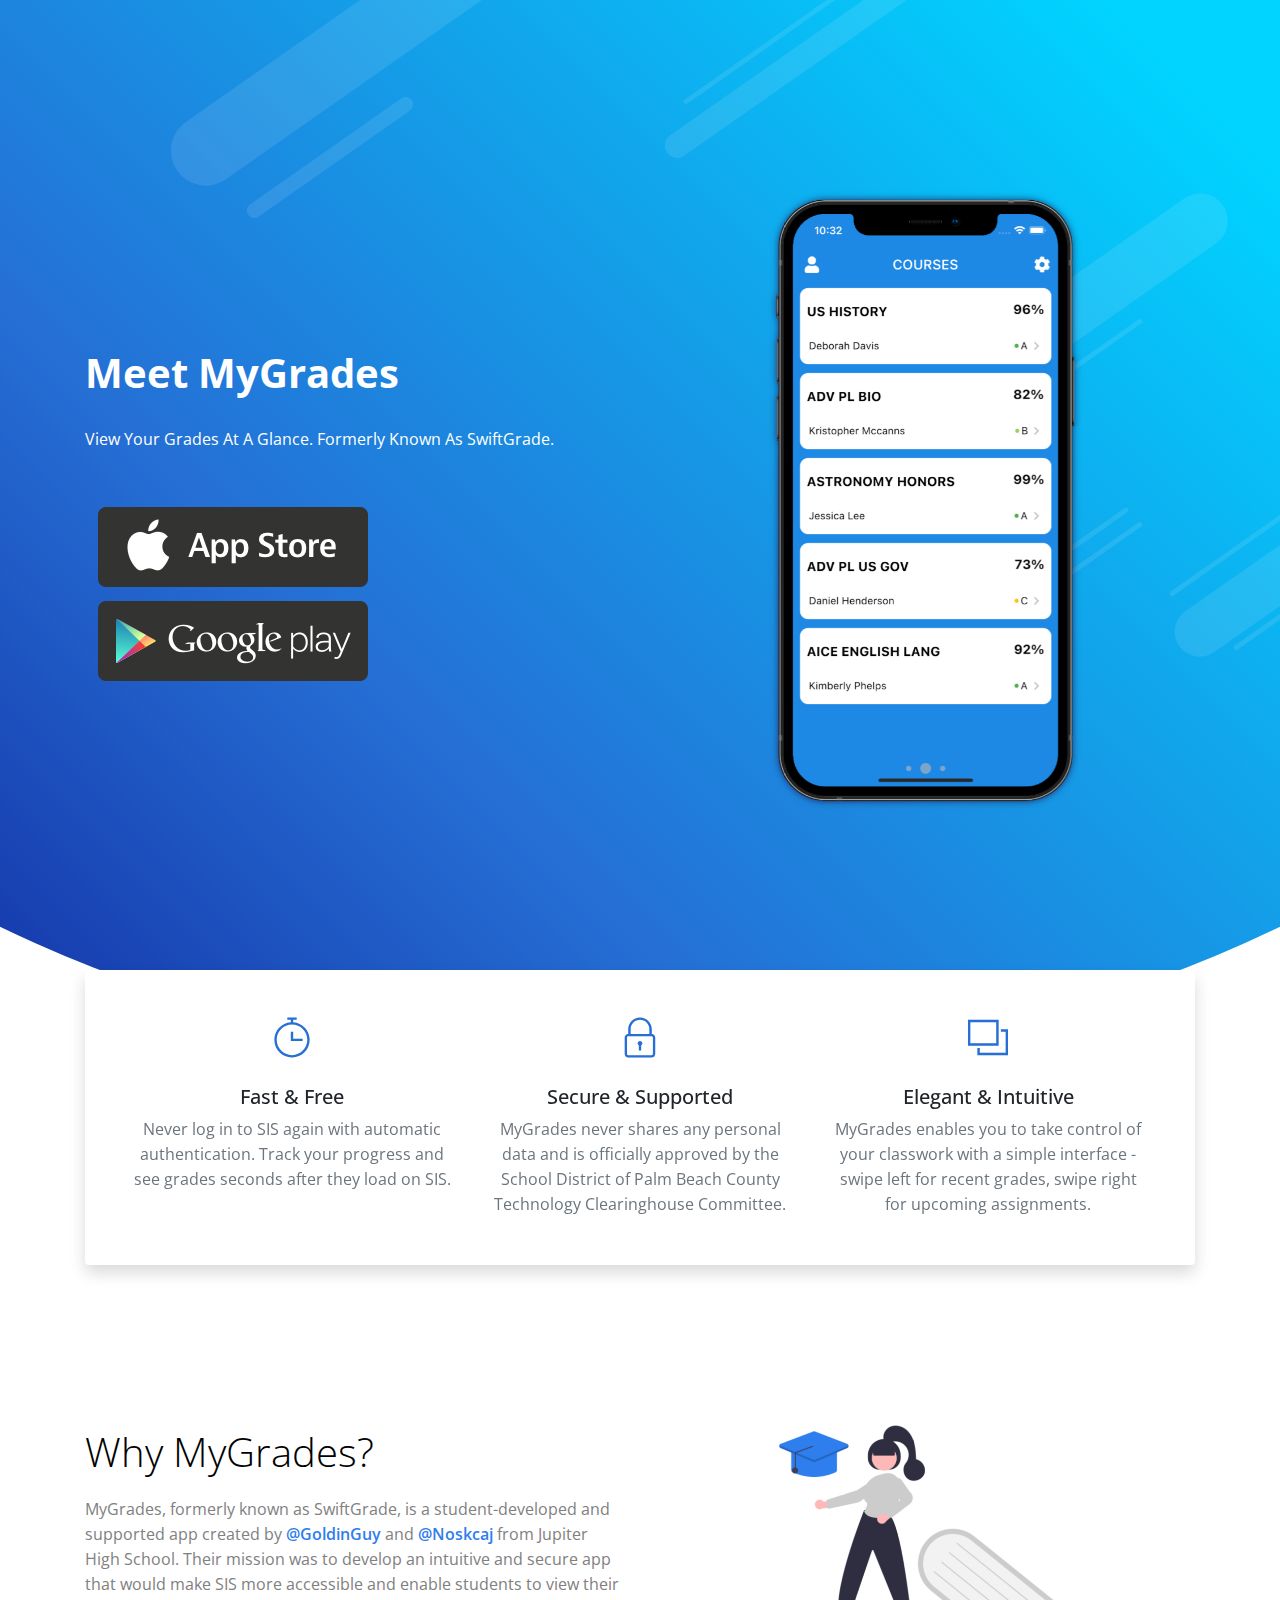
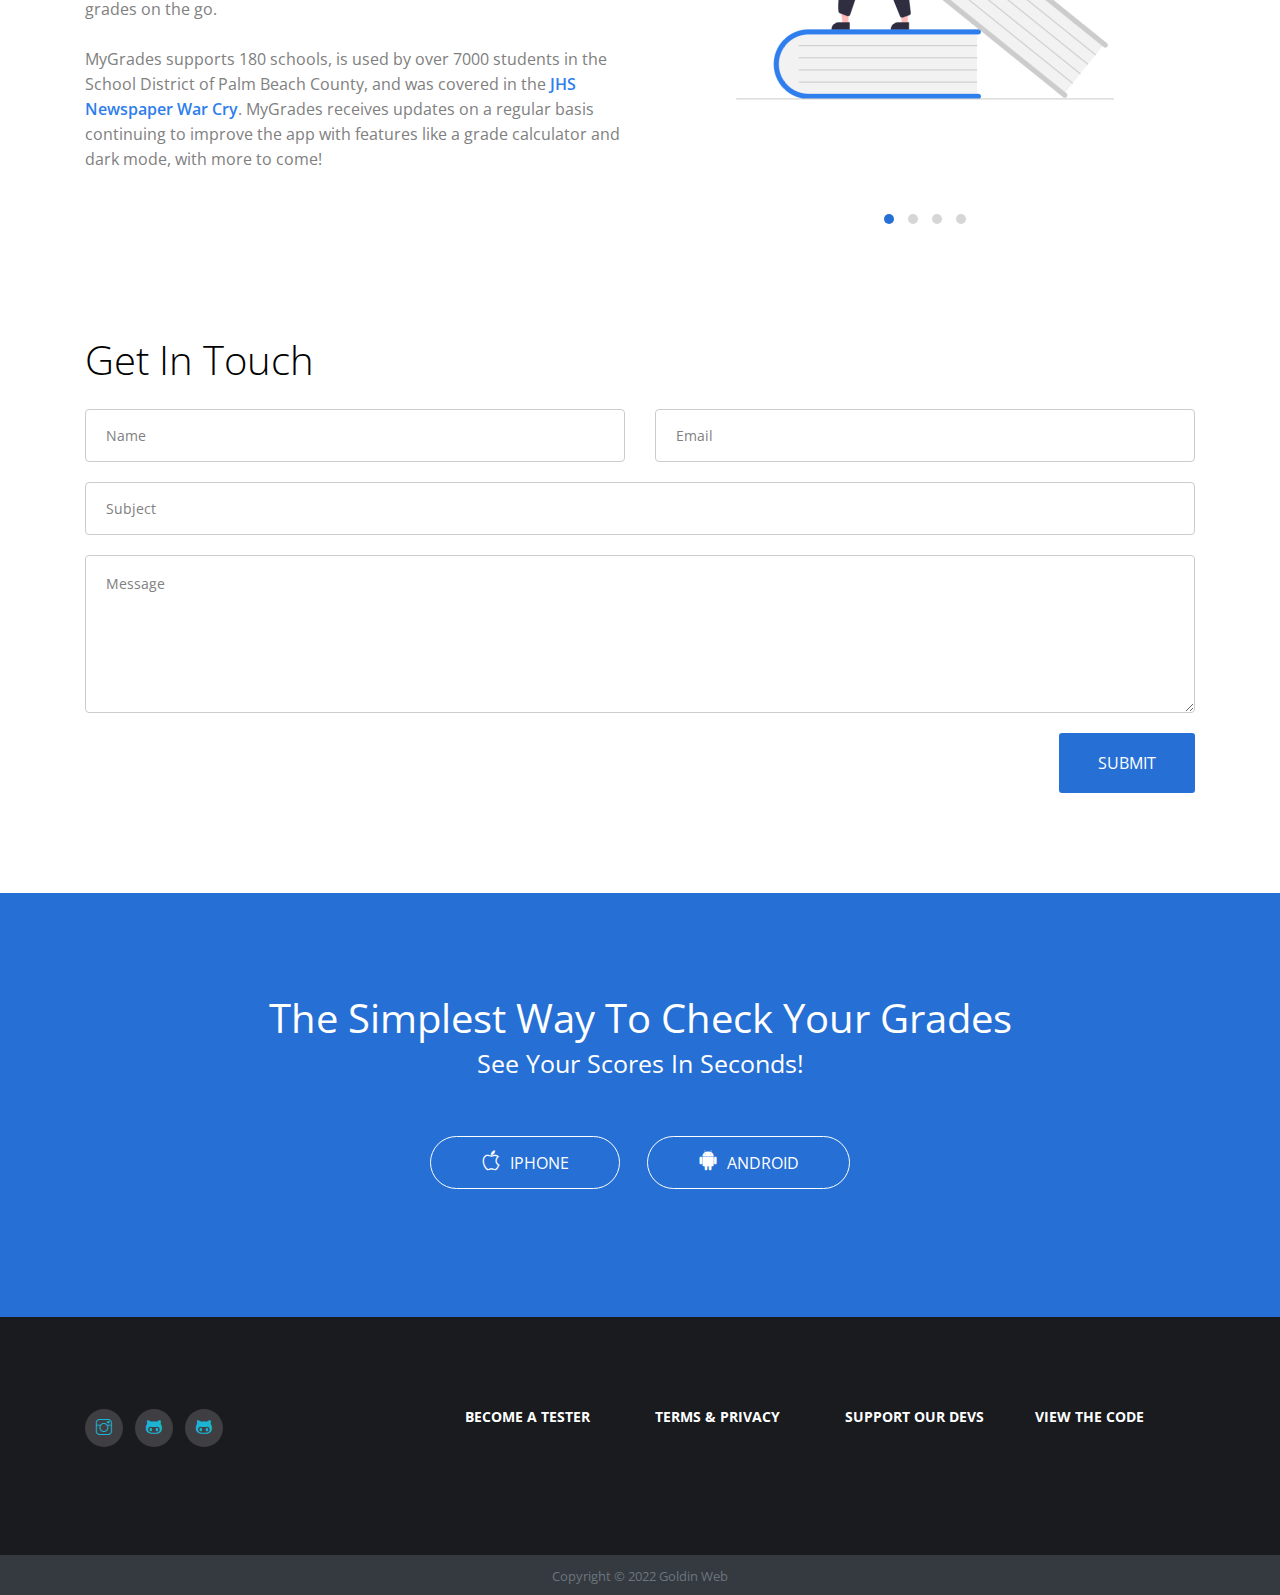
<file: index.html>
<!DOCTYPE html>
<html lang="en">
<head>

  <meta charset="utf-8">
  <meta http-equiv="X-UA-Compatible" content="IE=edge">
  <meta name="viewport" content="width=device-width, initial-scale=1">
  <title>MyGrades | Your Grades At A Glance</title>
 <meta name="description" content="MyGrades is the simplest way to check your school assignment scores, supporting over 180 schools in the School District of Palm Beach County. Formerly known as SwiftGrade."/>

  <link href="plugins/bootstrap/bootstrap.min.css" rel="stylesheet">
  <link rel="stylesheet" href="plugins/themify-icons/themify-icons.css">
  <link href="plugins/owl-carousel/assets/owl.carousel.min.css" rel="stylesheet" media="screen">
  <link href="plugins/owl-carousel/assets/owl.theme.green.min.css" rel="stylesheet" media="screen">
  <link href="plugins/fancybox/jquery.fancybox.min.css" rel="stylesheet">
  <link rel="stylesheet" href="plugins/aos/aos.css">

  <link href="css/style.css" rel="stylesheet">
<link href="images/favicon.ico" rel="icon" />

  <link href="images/favicon.ico" rel="shortcut icon">

</head>

<body class="body-wrapper" data-spy="scroll" data-target=".privacy-nav">



<section class="section gradient-banner">
	<div class="shapes-container">
		<div class="shape" data-aos="fade-down-left" data-aos-duration="1500" data-aos-delay="100"></div>
		<div class="shape" data-aos="fade-down" data-aos-duration="1000" data-aos-delay="100"></div>
		<div class="shape" data-aos="fade-up-right" data-aos-duration="1000" data-aos-delay="200"></div>
		<div class="shape" data-aos="fade-up" data-aos-duration="1000" data-aos-delay="200"></div>
		<div class="shape" data-aos="fade-down-left" data-aos-duration="1000" data-aos-delay="100"></div>
		<div class="shape" data-aos="fade-down-left" data-aos-duration="1000" data-aos-delay="100"></div>
		<div class="shape" data-aos="zoom-in" data-aos-duration="1000" data-aos-delay="300"></div>
		<div class="shape" data-aos="fade-down-right" data-aos-duration="500" data-aos-delay="200"></div>
		<div class="shape" data-aos="fade-down-right" data-aos-duration="500" data-aos-delay="100"></div>
		<div class="shape" data-aos="zoom-out" data-aos-duration="2000" data-aos-delay="500"></div>
		<div class="shape" data-aos="fade-up-right" data-aos-duration="500" data-aos-delay="200"></div>
		<div class="shape" data-aos="fade-down-left" data-aos-duration="500" data-aos-delay="100"></div>
		<div class="shape" data-aos="fade-up" data-aos-duration="500" data-aos-delay="0"></div>
		<div class="shape" data-aos="fade-down" data-aos-duration="500" data-aos-delay="0"></div>
		<div class="shape" data-aos="fade-up-right" data-aos-duration="500" data-aos-delay="100"></div>
		<div class="shape" data-aos="fade-down-left" data-aos-duration="500" data-aos-delay="0"></div>
	</div>
	<div class="container">
		<div class="row align-items-center">
			<div class="col-md-6 order-2 order-md-1 text-center text-md-left">
				<h1 class="text-white font-weight-bold mb-4 resp-top">Meet MyGrades</h1>
				<p class="text-white mb-5 mb-description">View Your Grades At A Glance. Formerly Known As SwiftGrade.</p>
				<a href="https://apps.apple.com/us/app/swiftgrade/id1495113299#?platform=iphone" >
						<img src="images/app/appple-store.png" alt="apple-store" class="btn"/>

						</a>
						<a href="https://play.google.com/store/apps/details?id=com.goldinguy.grades" class="btn">
							<img src="images/app/google-play.png" alt="google-play" />
						</a>
				<!-- <a href="#download" class="btn btn-main" >Download Now!</a> -->
			</div>
			<div class="col-md-6 text-center order-1 order-md-2">
				<!-- img-fluid  -->

				<img class="screenshot mobile" 
				src="images/mobile.png" alt="screenshot">
			</div>
		</div>
	</div>
</section>

<section class="section pt-0 position-relative pull-top">
	<div class="container">
		<div class="rounded shadow p-5 bg-white">
			<div class="row">
				<div class="col-md-4 mb-4 mb-md-0 text-center">
					<i class="ti-timer text-primary h1 color-green"></i>
					<h3 class="mt-4 text-capitalize h5 ">Fast & Free</h3>
					<p class="regular text-muted">Never log in to SIS again with automatic authentication. Track your progress and see grades seconds after they load on SIS.</p>
				</div>
				<div class="col-md-4 mb-4 mb-md-0 text-center">
					<i class="ti-lock text-primary h1 color-green"></i>
					<h3 class="mt-4 text-capitalize h5 ">Secure & Supported</h3>
					<p class="regular text-muted">MyGrades never shares any personal data and is officially approved by the School District of Palm Beach County Technology Clearinghouse Committee.</p>
				</div>
				<div class="col-md-4 mb-4 mb-md-0 text-center">
					<i class="ti-layers text-primary h1 color-green"></i>
					<h3 class="mt-4 text-capitalize h5 ">Elegant & Intuitive</h3>
					<p class="regular text-muted">MyGrades enables you to take control of your classwork with a simple interface - swipe left for recent grades, swipe right for upcoming assignments.
					</p>
				</div>
			</div>
		</div>
	</div>
</section>


	<section class="section about p-0">
		<div class="container">
			<div class="row">
				<div class="col-md-6 align-self-center">
					<div class="content">
						<h2>Why MyGrades?</h2>
						<p>MyGrades, formerly known as SwiftGrade, is a student-developed and supported app created by <a href="https://github.com/GoldinGuy" class="a-link"> @GoldinGuy</a> and <a class="a-link"  href="https://github.com/Noskcaj19">@Noskcaj</a> from Jupiter High School. Their mission was to develop an intuitive and secure app that would make SIS more accessible and enable students to view their grades on the go.
<br><br>
MyGrades supports 180 schools, is used by over 7000 students in the School District of Palm Beach County, and was covered in the <a href="https://jupiterwarcry.com/5538/school-news/jupiter-high-sophomore-creates-student-app/" class="a-link" >JHS Newspaper War Cry</a>. MyGrades receives updates on a regular basis continuing to improve the app with features like a grade calculator and dark mode, with more to come!

</p>
					</div>
				</div>
				<div class="col-md-6">
					
					<div class="about-slider owl-carousel owl-theme">
						<div class="item">
							<img src="images/header3.png" alt="slider-image">
						</div>
						<div class="item">
							<img src="images/header2.png" alt="slider-image">
						</div>
						<div class="item">
							<img src="images/header1.png" alt="slider-image">
						</div>
						<div class="item">
							<img src="images/header4.png" alt="slider-image">
						</div>
					</div>
				</div>
			</div>
		</div>
	</section>
	

<section class="contact-form section">
	<div class="container">
		<div class="row">
			<div class="col-12">
				<h2 class="mb-4">Get In Touch</h2>
			</div>
			<div class="col-12">
				<form name="contact-support" method="POST" data-netlify="true">
					<div class="row">
						<div class="col-md-6">
							<input class="form-control main" type="text" id="Name" name="name"  placeholder="Name" required>
						</div>
						<div class="col-md-6">
							<input class="form-control main" type="email" id="Email" name="email"  placeholder="Email" required>
						</div>
						<div class="col-md-12">
							<input class="form-control main" id="Subject" name="subject" type="text" placeholder="Subject" required>
						</div>
						<div class="col-md-12">
							<textarea class="form-control main" id="Message" name="message" rows="6" placeholder="Message"></textarea>
						</div>
						<div class="col-12 text-right">
							<button class="btn btn-main-md" id="submit" type="submit">Submit</button>
						</div>
					</div>
				</form>
			</div>
		</div>
	</div>
</section>


<section class="call-to-action-app section bg-green" id="download">
	<div class="container">
		<div class="row">
			<div class="col-lg-12">
				<h2><strong>The Simplest Way To Check Your Grades</strong></h2>
				<p class="subheader-lg">See Your Scores In Seconds!</p>
				<ul class="list-inline ">
					<li class="list-inline-item pdb-10">
						<a href="https://apps.apple.com/us/app/swiftgrade/id1495113299?ls=1%20?" class="btn btn-rounded-icon">
							<i class="ti-apple"></i>
							iPhone
						</a>
					</li>
					<li class="list-inline-item pdb-10">
						<a href="https://play.google.com/store/apps/details?id=com.goldinguy.grades" class="btn btn-rounded-icon">
							<i class="ti-android"></i>
							Android
						</a>
					</li>
					
				</ul>
			</div>
		</div>
	</div>
</section>






<footer>
  <div class="footer-main center-content">
    <div class="container">
      <div class="row">
        <div class="col-lg-4 col-md-12 m-md-auto align-self-center">
          <div class="block">
            <ul class="social-icon list-inline">
              <li class="list-inline-item">
                <a href="https://www.instagram.com/mygradesapp/"><i class="ti-instagram color-lb"></i></a>
              </li>
              <li class="list-inline-item">
                <a href="https://github.com/GoldinGuy"><i class="ti-github color-lb"></i></a>
              </li>
              <li class="list-inline-item">
                <a href="https://github.com/Noskcaj19"><i class="ti-github color-lb"></i></a>
              </li>
            </ul>
          </div>
        </div>
        <div class="col-lg-2 col-md-3 col-sm-6 col-xs-12">
          <div class="block-2">
            <h6><a href="https://testflight.apple.com/join/N9fTLKmf">Become A Tester</a></h6>
           
          </div>
        </div>
        <div class="col-lg-2 col-md-3 col-sm-6 col-xs-12">
          <div class="block-2">
            <h6><a href="privacy-policy.html">Terms & Privacy</a></h6>
          
          </div>
        </div>
        <div class="col-lg-2 col-md-3 col-sm-6 col-xs-12">
          <div class="block-2">
            <h6 ><a href="https://paypal.me/paygoldinwebdesign">Support Our Devs</a></h6>
         
          </div>
        </div>
        <div class="col-lg-2 col-md-3 col-sm-6 col-xs-12">
          <div class="block-2">
            <h6><a href="https://github.com/MyGradesApp/grades">View The Code</a></h6>
          </div>
        </div>
      </div>
    </div>
  </div>
  <div class="text-center bg-dark py-2">
    <small class="text-secondary">Copyright &copy; 2022  <a href="https://goldinwebdesign.com/">Goldin Web</a></small>
  </div>
</footer>


  <script src="plugins/jquery/jquery.js"></script>
  <script src="plugins/popper/popper.min.js"></script>
  <script src="plugins/bootstrap/bootstrap.min.js"></script>
  <script src="plugins/owl-carousel/owl.carousel.min.js"></script>
  <script src="plugins/fancybox/jquery.fancybox.min.js"></script>
  <script src="plugins/syotimer/jquery.syotimer.min.js"></script>
  <script src="plugins/aos/aos.js"></script>
  
  <script src="js/custom.js"></script>
</body>

</html>
</file>
<file: plugins/themify-icons/themify-icons.css>
@font-face {
  font-family: 'themify';
  src: url('fonts/themify.eot?-fvbane');
  src: url('fonts/themify.eot?#iefix-fvbane') format('embedded-opentype'),
  url('fonts/themify.woff?-fvbane') format('woff'),
  url('fonts/themify.ttf?-fvbane') format('truetype'),
  url('fonts/themify.svg?-fvbane#themify') format('svg');
  font-weight: normal;
  font-style: normal;
}

[class^="ti-"],
[class*=" ti-"] {
  font-family: 'themify';
  speak: none;
  font-style: normal;
  font-weight: normal;
  font-variant: normal;
  text-transform: none;
  line-height: 1;

  /* Better Font Rendering =========== */
  -webkit-font-smoothing: antialiased;
  -moz-osx-font-smoothing: grayscale;
}

.ti-wand:before {
  content: "\e600";
}

.ti-volume:before {
  content: "\e601";
}

.ti-user:before {
  content: "\e602";
}

.ti-unlock:before {
  content: "\e603";
}

.ti-unlink:before {
  content: "\e604";
}

.ti-trash:before {
  content: "\e605";
}

.ti-thought:before {
  content: "\e606";
}

.ti-target:before {
  content: "\e607";
}

.ti-tag:before {
  content: "\e608";
}

.ti-tablet:before {
  content: "\e609";
}

.ti-star:before {
  content: "\e60a";
}

.ti-spray:before {
  content: "\e60b";
}

.ti-signal:before {
  content: "\e60c";
}

.ti-shopping-cart:before {
  content: "\e60d";
}

.ti-shopping-cart-full:before {
  content: "\e60e";
}

.ti-settings:before {
  content: "\e60f";
}

.ti-search:before {
  content: "\e610";
}

.ti-zoom-in:before {
  content: "\e611";
}

.ti-zoom-out:before {
  content: "\e612";
}

.ti-cut:before {
  content: "\e613";
}

.ti-ruler:before {
  content: "\e614";
}

.ti-ruler-pencil:before {
  content: "\e615";
}

.ti-ruler-alt:before {
  content: "\e616";
}

.ti-bookmark:before {
  content: "\e617";
}

.ti-bookmark-alt:before {
  content: "\e618";
}

.ti-reload:before {
  content: "\e619";
}

.ti-plus:before {
  content: "\e61a";
}

.ti-pin:before {
  content: "\e61b";
}

.ti-pencil:before {
  content: "\e61c";
}

.ti-pencil-alt:before {
  content: "\e61d";
}

.ti-paint-roller:before {
  content: "\e61e";
}

.ti-paint-bucket:before {
  content: "\e61f";
}

.ti-na:before {
  content: "\e620";
}

.ti-mobile:before {
  content: "\e621";
}

.ti-minus:before {
  content: "\e622";
}

.ti-medall:before {
  content: "\e623";
}

.ti-medall-alt:before {
  content: "\e624";
}

.ti-marker:before {
  content: "\e625";
}

.ti-marker-alt:before {
  content: "\e626";
}

.ti-arrow-up:before {
  content: "\e627";
}

.ti-arrow-right:before {
  content: "\e628";
}

.ti-arrow-left:before {
  content: "\e629";
}

.ti-arrow-down:before {
  content: "\e62a";
}

.ti-lock:before {
  content: "\e62b";
}

.ti-location-arrow:before {
  content: "\e62c";
}

.ti-link:before {
  content: "\e62d";
}

.ti-layout:before {
  content: "\e62e";
}

.ti-layers:before {
  content: "\e62f";
}

.ti-layers-alt:before {
  content: "\e630";
}

.ti-key:before {
  content: "\e631";
}

.ti-import:before {
  content: "\e632";
}

.ti-image:before {
  content: "\e633";
}

.ti-heart:before {
  content: "\e634";
}

.ti-heart-broken:before {
  content: "\e635";
}

.ti-hand-stop:before {
  content: "\e636";
}

.ti-hand-open:before {
  content: "\e637";
}

.ti-hand-drag:before {
  content: "\e638";
}

.ti-folder:before {
  content: "\e639";
}

.ti-flag:before {
  content: "\e63a";
}

.ti-flag-alt:before {
  content: "\e63b";
}

.ti-flag-alt-2:before {
  content: "\e63c";
}

.ti-eye:before {
  content: "\e63d";
}

.ti-export:before {
  content: "\e63e";
}

.ti-exchange-vertical:before {
  content: "\e63f";
}

.ti-desktop:before {
  content: "\e640";
}

.ti-cup:before {
  content: "\e641";
}

.ti-crown:before {
  content: "\e642";
}

.ti-comments:before {
  content: "\e643";
}

.ti-comment:before {
  content: "\e644";
}

.ti-comment-alt:before {
  content: "\e645";
}

.ti-close:before {
  content: "\e646";
}

.ti-clip:before {
  content: "\e647";
}

.ti-angle-up:before {
  content: "\e648";
}

.ti-angle-right:before {
  content: "\e649";
}

.ti-angle-left:before {
  content: "\e64a";
}

.ti-angle-down:before {
  content: "\e64b";
}

.ti-check:before {
  content: "\e64c";
}

.ti-check-box:before {
  content: "\e64d";
}

.ti-camera:before {
  content: "\e64e";
}

.ti-announcement:before {
  content: "\e64f";
}

.ti-brush:before {
  content: "\e650";
}

.ti-briefcase:before {
  content: "\e651";
}

.ti-bolt:before {
  content: "\e652";
}

.ti-bolt-alt:before {
  content: "\e653";
}

.ti-blackboard:before {
  content: "\e654";
}

.ti-bag:before {
  content: "\e655";
}

.ti-move:before {
  content: "\e656";
}

.ti-arrows-vertical:before {
  content: "\e657";
}

.ti-arrows-horizontal:before {
  content: "\e658";
}

.ti-fullscreen:before {
  content: "\e659";
}

.ti-arrow-top-right:before {
  content: "\e65a";
}

.ti-arrow-top-left:before {
  content: "\e65b";
}

.ti-arrow-circle-up:before {
  content: "\e65c";
}

.ti-arrow-circle-right:before {
  content: "\e65d";
}

.ti-arrow-circle-left:before {
  content: "\e65e";
}

.ti-arrow-circle-down:before {
  content: "\e65f";
}

.ti-angle-double-up:before {
  content: "\e660";
}

.ti-angle-double-right:before {
  content: "\e661";
}

.ti-angle-double-left:before {
  content: "\e662";
}

.ti-angle-double-down:before {
  content: "\e663";
}

.ti-zip:before {
  content: "\e664";
}

.ti-world:before {
  content: "\e665";
}

.ti-wheelchair:before {
  content: "\e666";
}

.ti-view-list:before {
  content: "\e667";
}

.ti-view-list-alt:before {
  content: "\e668";
}

.ti-view-grid:before {
  content: "\e669";
}

.ti-uppercase:before {
  content: "\e66a";
}

.ti-upload:before {
  content: "\e66b";
}

.ti-underline:before {
  content: "\e66c";
}

.ti-truck:before {
  content: "\e66d";
}

.ti-timer:before {
  content: "\e66e";
}

.ti-ticket:before {
  content: "\e66f";
}

.ti-thumb-up:before {
  content: "\e670";
}

.ti-thumb-down:before {
  content: "\e671";
}

.ti-text:before {
  content: "\e672";
}

.ti-stats-up:before {
  content: "\e673";
}

.ti-stats-down:before {
  content: "\e674";
}

.ti-split-v:before {
  content: "\e675";
}

.ti-split-h:before {
  content: "\e676";
}

.ti-smallcap:before {
  content: "\e677";
}

.ti-shine:before {
  content: "\e678";
}

.ti-shift-right:before {
  content: "\e679";
}

.ti-shift-left:before {
  content: "\e67a";
}

.ti-shield:before {
  content: "\e67b";
}

.ti-notepad:before {
  content: "\e67c";
}

.ti-server:before {
  content: "\e67d";
}

.ti-quote-right:before {
  content: "\e67e";
}

.ti-quote-left:before {
  content: "\e67f";
}

.ti-pulse:before {
  content: "\e680";
}

.ti-printer:before {
  content: "\e681";
}

.ti-power-off:before {
  content: "\e682";
}

.ti-plug:before {
  content: "\e683";
}

.ti-pie-chart:before {
  content: "\e684";
}

.ti-paragraph:before {
  content: "\e685";
}

.ti-panel:before {
  content: "\e686";
}

.ti-package:before {
  content: "\e687";
}

.ti-music:before {
  content: "\e688";
}

.ti-music-alt:before {
  content: "\e689";
}

.ti-mouse:before {
  content: "\e68a";
}

.ti-mouse-alt:before {
  content: "\e68b";
}

.ti-money:before {
  content: "\e68c";
}

.ti-microphone:before {
  content: "\e68d";
}

.ti-menu:before {
  content: "\e68e";
}

.ti-menu-alt:before {
  content: "\e68f";
}

.ti-map:before {
  content: "\e690";
}

.ti-map-alt:before {
  content: "\e691";
}

.ti-loop:before {
  content: "\e692";
}

.ti-location-pin:before {
  content: "\e693";
}

.ti-list:before {
  content: "\e694";
}

.ti-light-bulb:before {
  content: "\e695";
}

.ti-Italic:before {
  content: "\e696";
}

.ti-info:before {
  content: "\e697";
}

.ti-infinite:before {
  content: "\e698";
}

.ti-id-badge:before {
  content: "\e699";
}

.ti-hummer:before {
  content: "\e69a";
}

.ti-home:before {
  content: "\e69b";
}

.ti-help:before {
  content: "\e69c";
}

.ti-headphone:before {
  content: "\e69d";
}

.ti-harddrives:before {
  content: "\e69e";
}

.ti-harddrive:before {
  content: "\e69f";
}

.ti-gift:before {
  content: "\e6a0";
}

.ti-game:before {
  content: "\e6a1";
}

.ti-filter:before {
  content: "\e6a2";
}

.ti-files:before {
  content: "\e6a3";
}

.ti-file:before {
  content: "\e6a4";
}

.ti-eraser:before {
  content: "\e6a5";
}

.ti-envelope:before {
  content: "\e6a6";
}

.ti-download:before {
  content: "\e6a7";
}

.ti-direction:before {
  content: "\e6a8";
}

.ti-direction-alt:before {
  content: "\e6a9";
}

.ti-dashboard:before {
  content: "\e6aa";
}

.ti-control-stop:before {
  content: "\e6ab";
}

.ti-control-shuffle:before {
  content: "\e6ac";
}

.ti-control-play:before {
  content: "\e6ad";
}

.ti-control-pause:before {
  content: "\e6ae";
}

.ti-control-forward:before {
  content: "\e6af";
}

.ti-control-backward:before {
  content: "\e6b0";
}

.ti-cloud:before {
  content: "\e6b1";
}

.ti-cloud-up:before {
  content: "\e6b2";
}

.ti-cloud-down:before {
  content: "\e6b3";
}

.ti-clipboard:before {
  content: "\e6b4";
}

.ti-car:before {
  content: "\e6b5";
}

.ti-calendar:before {
  content: "\e6b6";
}

.ti-book:before {
  content: "\e6b7";
}

.ti-bell:before {
  content: "\e6b8";
}

.ti-basketball:before {
  content: "\e6b9";
}

.ti-bar-chart:before {
  content: "\e6ba";
}

.ti-bar-chart-alt:before {
  content: "\e6bb";
}

.ti-back-right:before {
  content: "\e6bc";
}

.ti-back-left:before {
  content: "\e6bd";
}

.ti-arrows-corner:before {
  content: "\e6be";
}

.ti-archive:before {
  content: "\e6bf";
}

.ti-anchor:before {
  content: "\e6c0";
}

.ti-align-right:before {
  content: "\e6c1";
}

.ti-align-left:before {
  content: "\e6c2";
}

.ti-align-justify:before {
  content: "\e6c3";
}

.ti-align-center:before {
  content: "\e6c4";
}

.ti-alert:before {
  content: "\e6c5";
}

.ti-alarm-clock:before {
  content: "\e6c6";
}

.ti-agenda:before {
  content: "\e6c7";
}

.ti-write:before {
  content: "\e6c8";
}

.ti-window:before {
  content: "\e6c9";
}

.ti-widgetized:before {
  content: "\e6ca";
}

.ti-widget:before {
  content: "\e6cb";
}

.ti-widget-alt:before {
  content: "\e6cc";
}

.ti-wallet:before {
  content: "\e6cd";
}

.ti-video-clapper:before {
  content: "\e6ce";
}

.ti-video-camera:before {
  content: "\e6cf";
}

.ti-vector:before {
  content: "\e6d0";
}

.ti-themify-logo:before {
  content: "\e6d1";
}

.ti-themify-favicon:before {
  content: "\e6d2";
}

.ti-themify-favicon-alt:before {
  content: "\e6d3";
}

.ti-support:before {
  content: "\e6d4";
}

.ti-stamp:before {
  content: "\e6d5";
}

.ti-split-v-alt:before {
  content: "\e6d6";
}

.ti-slice:before {
  content: "\e6d7";
}

.ti-shortcode:before {
  content: "\e6d8";
}

.ti-shift-right-alt:before {
  content: "\e6d9";
}

.ti-shift-left-alt:before {
  content: "\e6da";
}

.ti-ruler-alt-2:before {
  content: "\e6db";
}

.ti-receipt:before {
  content: "\e6dc";
}

.ti-pin2:before {
  content: "\e6dd";
}

.ti-pin-alt:before {
  content: "\e6de";
}

.ti-pencil-alt2:before {
  content: "\e6df";
}

.ti-palette:before {
  content: "\e6e0";
}

.ti-more:before {
  content: "\e6e1";
}

.ti-more-alt:before {
  content: "\e6e2";
}

.ti-microphone-alt:before {
  content: "\e6e3";
}

.ti-magnet:before {
  content: "\e6e4";
}

.ti-line-double:before {
  content: "\e6e5";
}

.ti-line-dotted:before {
  content: "\e6e6";
}

.ti-line-dashed:before {
  content: "\e6e7";
}

.ti-layout-width-full:before {
  content: "\e6e8";
}

.ti-layout-width-default:before {
  content: "\e6e9";
}

.ti-layout-width-default-alt:before {
  content: "\e6ea";
}

.ti-layout-tab:before {
  content: "\e6eb";
}

.ti-layout-tab-window:before {
  content: "\e6ec";
}

.ti-layout-tab-v:before {
  content: "\e6ed";
}

.ti-layout-tab-min:before {
  content: "\e6ee";
}

.ti-layout-slider:before {
  content: "\e6ef";
}

.ti-layout-slider-alt:before {
  content: "\e6f0";
}

.ti-layout-sidebar-right:before {
  content: "\e6f1";
}

.ti-layout-sidebar-none:before {
  content: "\e6f2";
}

.ti-layout-sidebar-left:before {
  content: "\e6f3";
}

.ti-layout-placeholder:before {
  content: "\e6f4";
}

.ti-layout-menu:before {
  content: "\e6f5";
}

.ti-layout-menu-v:before {
  content: "\e6f6";
}

.ti-layout-menu-separated:before {
  content: "\e6f7";
}

.ti-layout-menu-full:before {
  content: "\e6f8";
}

.ti-layout-media-right-alt:before {
  content: "\e6f9";
}

.ti-layout-media-right:before {
  content: "\e6fa";
}

.ti-layout-media-overlay:before {
  content: "\e6fb";
}

.ti-layout-media-overlay-alt:before {
  content: "\e6fc";
}

.ti-layout-media-overlay-alt-2:before {
  content: "\e6fd";
}

.ti-layout-media-left-alt:before {
  content: "\e6fe";
}

.ti-layout-media-left:before {
  content: "\e6ff";
}

.ti-layout-media-center-alt:before {
  content: "\e700";
}

.ti-layout-media-center:before {
  content: "\e701";
}

.ti-layout-list-thumb:before {
  content: "\e702";
}

.ti-layout-list-thumb-alt:before {
  content: "\e703";
}

.ti-layout-list-post:before {
  content: "\e704";
}

.ti-layout-list-large-image:before {
  content: "\e705";
}

.ti-layout-line-solid:before {
  content: "\e706";
}

.ti-layout-grid4:before {
  content: "\e707";
}

.ti-layout-grid3:before {
  content: "\e708";
}

.ti-layout-grid2:before {
  content: "\e709";
}

.ti-layout-grid2-thumb:before {
  content: "\e70a";
}

.ti-layout-cta-right:before {
  content: "\e70b";
}

.ti-layout-cta-left:before {
  content: "\e70c";
}

.ti-layout-cta-center:before {
  content: "\e70d";
}

.ti-layout-cta-btn-right:before {
  content: "\e70e";
}

.ti-layout-cta-btn-left:before {
  content: "\e70f";
}

.ti-layout-column4:before {
  content: "\e710";
}

.ti-layout-column3:before {
  content: "\e711";
}

.ti-layout-column2:before {
  content: "\e712";
}

.ti-layout-accordion-separated:before {
  content: "\e713";
}

.ti-layout-accordion-merged:before {
  content: "\e714";
}

.ti-layout-accordion-list:before {
  content: "\e715";
}

.ti-ink-pen:before {
  content: "\e716";
}

.ti-info-alt:before {
  content: "\e717";
}

.ti-help-alt:before {
  content: "\e718";
}

.ti-headphone-alt:before {
  content: "\e719";
}

.ti-hand-point-up:before {
  content: "\e71a";
}

.ti-hand-point-right:before {
  content: "\e71b";
}

.ti-hand-point-left:before {
  content: "\e71c";
}

.ti-hand-point-down:before {
  content: "\e71d";
}

.ti-gallery:before {
  content: "\e71e";
}

.ti-face-smile:before {
  content: "\e71f";
}

.ti-face-sad:before {
  content: "\e720";
}

.ti-credit-card:before {
  content: "\e721";
}

.ti-control-skip-forward:before {
  content: "\e722";
}

.ti-control-skip-backward:before {
  content: "\e723";
}

.ti-control-record:before {
  content: "\e724";
}

.ti-control-eject:before {
  content: "\e725";
}

.ti-comments-smiley:before {
  content: "\e726";
}

.ti-brush-alt:before {
  content: "\e727";
}

.ti-youtube:before {
  content: "\e728";
}

.ti-vimeo:before {
  content: "\e729";
}

.ti-twitter:before {
  content: "\e72a";
}

.ti-time:before {
  content: "\e72b";
}

.ti-tumblr:before {
  content: "\e72c";
}

.ti-skype:before {
  content: "\e72d";
}

.ti-share:before {
  content: "\e72e";
}

.ti-share-alt:before {
  content: "\e72f";
}

.ti-rocket:before {
  content: "\e730";
}

.ti-pinterest:before {
  content: "\e731";
}

.ti-new-window:before {
  content: "\e732";
}

.ti-microsoft:before {
  content: "\e733";
}

.ti-list-ol:before {
  content: "\e734";
}

.ti-linkedin:before {
  content: "\e735";
}

.ti-layout-sidebar-2:before {
  content: "\e736";
}

.ti-layout-grid4-alt:before {
  content: "\e737";
}

.ti-layout-grid3-alt:before {
  content: "\e738";
}

.ti-layout-grid2-alt:before {
  content: "\e739";
}

.ti-layout-column4-alt:before {
  content: "\e73a";
}

.ti-layout-column3-alt:before {
  content: "\e73b";
}

.ti-layout-column2-alt:before {
  content: "\e73c";
}

.ti-instagram:before {
  content: "\e73d";
}

.ti-google:before {
  content: "\e73e";
}

.ti-github:before {
  content: "\e73f";
}

.ti-flickr:before {
  content: "\e740";
}

.ti-facebook:before {
  content: "\e741";
}

.ti-dropbox:before {
  content: "\e742";
}

.ti-dribbble:before {
  content: "\e743";
}

.ti-apple:before {
  content: "\e744";
}

.ti-android:before {
  content: "\e745";
}

.ti-save:before {
  content: "\e746";
}

.ti-save-alt:before {
  content: "\e747";
}

.ti-yahoo:before {
  content: "\e748";
}

.ti-wordpress:before {
  content: "\e749";
}

.ti-vimeo-alt:before {
  content: "\e74a";
}

.ti-twitter-alt:before {
  content: "\e74b";
}

.ti-tumblr-alt:before {
  content: "\e74c";
}

.ti-trello:before {
  content: "\e74d";
}

.ti-stack-overflow:before {
  content: "\e74e";
}

.ti-soundcloud:before {
  content: "\e74f";
}

.ti-sharethis:before {
  content: "\e750";
}

.ti-sharethis-alt:before {
  content: "\e751";
}

.ti-reddit:before {
  content: "\e752";
}

.ti-pinterest-alt:before {
  content: "\e753";
}

.ti-microsoft-alt:before {
  content: "\e754";
}

.ti-linux:before {
  content: "\e755";
}

.ti-jsfiddle:before {
  content: "\e756";
}

.ti-joomla:before {
  content: "\e757";
}

.ti-html5:before {
  content: "\e758";
}

.ti-flickr-alt:before {
  content: "\e759";
}

.ti-email:before {
  content: "\e75a";
}

.ti-drupal:before {
  content: "\e75b";
}

.ti-dropbox-alt:before {
  content: "\e75c";
}

.ti-css3:before {
  content: "\e75d";
}

.ti-rss:before {
  content: "\e75e";
}

.ti-rss-alt:before {
  content: "\e75f";
}
</file>
<file: css/style.css>
/*=== MEDIA QUERY ===*/
@import url("https://fonts.googleapis.com/css?family=Lora:400,400i|Open+Sans:300,400,600,700,800");
body {
	font-family: "Open Sans", sans-serif;
	-webkit-font-smoothing: antialiased;
}

h1,
h2,
h3,
h4,
h5,
h6 {
	font-family: "Open Sans", sans-serif;
	color: #000;
	font-weight: 300;
}

h1 {
	font-size: 45px;
	line-height: 61px;
}

h2 {
	font-size: 40px;
	line-height: 50px;
}

h3 {
	font-size: 20px;
	line-height: 30px;
}

p,
li,
blockquote,
label {
	font-size: 16px;
	letter-spacing: 0;
	line-height: 25px;
	color: #808080;
	margin-bottom: 0;
}

cite {
	font-size: 14px;
	font-style: normal;
}

.lora {
	font-family: "Lora", serif;
	font-style: italic;
}

.form-control::-webkit-input-placeholder {
	color: #808080;
	line-height: 25px;
	font-size: 16px;
}

ul.app-badge {
	margin-bottom: 60px;
}

ul.app-badge li a img {
	width: 150px;
	height: auto;
}

@media (max-width: 400px) {
	ul.app-badge li {
		margin-bottom: 10px;
	}
}

ul.post-tag {
	margin-bottom: 20px;
}

ul.post-tag li {
	font-size: 14px;
}

ul.post-tag li img {
	width: 25px;
	height: 25px;
	border-radius: 100%;
	margin-right: 5px;
}

ul.post-tag li a {
	font-size: 14px;
}

ul.post-tag li:last-child {
	margin-left: 25px;
}

ul.social-links {
	margin-bottom: 0;
}

ul.social-links li:first-child a {
	padding-left: 0;
}

ul.social-links li a {
	padding: 0 15px;
	display: block;
}

ul.social-links li a i {
	font-size: 20px;
	color: #000;
}

body {
	overflow-x: hidden;
}

.shadow,
.service .service-box,
.founder img,
.team-sm .image img,
.job-list .block,
.privacy .block,
.user-login .block .image img,
.coming-soon .block .count-down .syotimer-cell {
	box-shadow: 0 8px 25px 0 rgba(0, 0, 0, 0.11);
}

.a-link {
	color: #2e7eed;
	font-weight: 600;
}

.overlay:before {
	content: "";
	background: rgba(105, 140, 230, 0.1);
	position: absolute;
	top: 0;
	left: 0;
	right: 0;
	bottom: 0;
}

@media screen and (min-width: 768px) {
.resp-top {
	margin-top: 30px !important;
}

.mobile {
		height: 800px !important;
}

}

.resp-top {
	margin-top: -30px;
	font-size: 40px;
}

.mobile {
	height: 600px;
}

a {
	font-size: inherit;
	color: inherit;
}

a:focus,
a:hover {
	color: #00d4ff;
	text-decoration: none;
}

.bg-gray {
	background: #fafafa;
}

.bg-gradient {
	background: rgb(7,0,129);
	background: linear-gradient(32deg, rgba(7,0,129,1) 0%, rgba(37,111,213,1) 38%, rgba(0,212,255,1) 100%);
}

.bg-green {
	background-color: #256fd5;
}

.bg-1 {
	background: url(../images/background/promo-video-back.jpg) fixed no-repeat;
	background-size: cover;
}

.bg-coming-soon {
	background: url(../images/background/comming-soon.jpg) fixed no-repeat;
	background-size: cover;
	background-position: bottom;
}

.section {
	padding: 100px 0;
}

.section-title {
	text-align: center;
	margin-bottom: 80px;
}

.section-title h2 {
	font-size: 35px;
	margin-bottom: 13px;
}

.section-title p {
	width: 50%;
	margin: 0 auto;
}

.color-lb {
	color: #1bb4d2;
}

@media (max-width: 480px) {
	.section-title p {
		width: 100%;
	}
}

.page-title {
	text-align: center;
}

.video {
	position: relative;
}

.video:before {
	border-radius: 3px;
}

.video img {
	width: 100%;
	border-radius: 8px;
}

.video .video-button {
	position: absolute;
	left: 0;
	top: 0;
	display: flex;
	justify-content: center;
	align-items: center;
	width: 100%;
	height: 100%;
}

.video .video-box a {
	width: 100%;
	height: 100%;
	display: flex;
	justify-content: center;
	align-items: center;
}

.video .video-box a i {
	height: 125px;
	width: 125px;
	font-size: 40px;
	background: #256fd5;
	border-radius: 100%;
	color: #fff;
	line-height: 125px;
	text-align: center;
}

.video .video-box a iframe {
	width: 100%;
	height: 100%;
}

.form-control.main {
	background: #fff;
	padding: 15px 20px;
	margin-bottom: 20px;
	border: 1px solid #cccccc;
	font-size: 14px;
}

.form-control.main:focus {
	border: 1px solid #256fd5;
}

.form-control::-webkit-input-placeholder {
	color: #808080;
	font-size: 14px;
}

.left {
	overflow: hidden;
}

.left img {
	margin-left: -40px;
}

@media (max-width: 768px) {
	.left img {
		margin-left: 0;
		margin-bottom: 30px;
	}

	h2 {
		font-size: 35px;
		line-height: 50px;
	}

	.subheader-lg {
		font-size: 22px !important;
	}

	.center-content {
		text-align: center !important;
	}

	.screenshot {
		margin-top: -280px;
	}

	.mb-description {
		margin-bottom: 2rem !important;
	}
}

.pdb-10 {
	padding-bottom: 12px !important;
}

.right {
	overflow: hidden;
}

.right img {
	margin-left: 40px;
}

@media (max-width: 768px) {
	.right img {
		margin-left: 0;
	}
}

.hide-overflow,
.service {
	overflow: hidden;
}

.nav-up {
	top: -70px;
}

.btn {
	text-transform: uppercase;
}

.btn-download {
	padding: 20px 35px;
	font-size: 14px;
	background: #fff;
	color: #256fd5;
}

.subheader-lg {
	font-size: 25px;
}

.color-green {
	color: #256fd5 !important;
}

.btn-download span {
	margin-left: 5px;
	font-size: 20px;
}

.btn-main {
	padding: 25px 45px;
	border-radius: 3px;
	background: #256fd5;
	color: #fff;
	outline: none;
}

.btn-main:hover {
	color: #fff;
}

.btn-main:focus {
	color: #fff;
	box-shadow: none;
}

.btn-main-md {
	padding: 17px 38px;
	border-radius: 3px;
	background: #256fd5;
	color: #fff;
	outline: none;
}

.btn-main-md:hover {
	color: #fff;
}

.btn-main-md:focus {
	color: #fff;
	box-shadow: none;
}

.btn-main-sm {
	padding: 15px 35px;
	border-radius: 3px;
	background: #256fd5;
	color: #fff;
	outline: none;
	font-size: 14px;
}

.btn-main-sm:hover {
	color: #fff;
}

.btn-main-sm:focus {
	color: #fff;
	box-shadow: none;
}

.btn-white {
	background: white;
	color: #256fd5;
}

.btn-rounded-icon {
	border-radius: 100px;
	color: #fff;
	border: 1px solid #fff;
	padding: 13px 50px;
}

.main-nav {
	background: #fff;
	z-index: 1;
}

.main-nav .navbar-brand {
	padding: 0;
}

.main-nav .navbar-nav .nav-item {
	position: relative;
	font-family: "Open Sans", sans-serif;
}

.main-nav .navbar-nav .nav-item .nav-link {
	position: relative;
	text-align: center;
	font-size: 13px;
	text-transform: uppercase;
	font-weight: 600;
	color: #000;
	padding-left: 20px;
	padding-right: 20px;
	line-height: 45px;
}

.main-nav .navbar-nav .nav-item.active .nav-link {
	color: #256fd5;
}

.main-nav .navbar-nav .nav-item.active .nav-link:before {
	content: "";
	background: #256fd5;
	width: 60%;
	height: 4px;
	position: absolute;
	top: 0;
	left: 20%;
}

@media (max-width: 992px) {
	.main-nav .navbar-nav .nav-item.active .nav-link:before {
		display: none;
	}
}

.main-nav .dropdown-slide {
	position: static;
}

.main-nav .dropdown-slide .open > a,
.main-nav .dropdown-slide .open > a:focus,
.main-nav .dropdown-slide .open > a:hover {
	background: transparent;
}

.main-nav .dropdown-slide.full-width .dropdown-menu {
	left: 0 !important;
	right: 0 !important;
}

.main-nav .dropdown-slide:hover .dropdown-menu {
	display: none;
	opacity: 1;
	display: block;
	-webkit-transform: translate(0px, 0px);
	transform: translate(0px, 0px);
	opacity: 1;
	visibility: visible;
	color: #777;
	-webkit-transform: translateY(0px);
	transform: translateY(0px);
}

@media (max-width: 992px) {
	.main-nav .dropdown-slide:hover .dropdown-menu {
		-webkit-transform: none;
		transform: none;
		left: auto;
		position: relative;
		text-align: center;
	}
}

.main-nav .dropdown-slide .dropdown-menu {
	margin-top: 0;
	border-radius: 0;
	opacity: 1;
	visibility: visible;
	position: absolute;
	padding: 5px 15px;
	border: 1px solid #ebebeb;
	box-shadow: 0 2px 4px rgba(0, 0, 0, 0.05);
	transition: 0.3s all;
	position: absolute;
	display: block;
	visibility: hidden;
	opacity: 0;
	-webkit-transform: translateY(30px);
	transform: translateY(30px);
	transition: visibility 0.2s, opacity 0.2s,
		-webkit-transform 500ms cubic-bezier(0.43, 0.26, 0.11, 0.99);
	transition: visibility 0.2s, opacity 0.2s,
		transform 500ms cubic-bezier(0.43, 0.26, 0.11, 0.99);
	transition: visibility 0.2s, opacity 0.2s,
		transform 500ms cubic-bezier(0.43, 0.26, 0.11, 0.99),
		-webkit-transform 500ms cubic-bezier(0.43, 0.26, 0.11, 0.99);
}

.main-nav .dropdown-slide .dropdown-menu .dropdown-item {
	font-size: 13px;
	padding: 4px 10px;
	transition: 0.3s ease;
}

.main-nav .dropdown-slide .dropdown-menu .dropdown-item:hover {
	-webkit-transform: translate3d(5px, 0, 0);
	transform: translate3d(5px, 0, 0);
	background: #fff;
	color: #256fd5;
}

@media (max-width: 480px) {
	.main-nav .dropdown-slide .dropdown-menu {
		-webkit-transform: none;
		transform: none;
	}
}

.navbar-toggler:focus,
.navbar-toggler:hover {
	outline: none;
}

.footer-main {
	padding: 92px 0;
	background: #1a1b1f;
}

@media (max-width: 768px) {
	.footer-main {
		padding: 50px 0;
	}
}

.footer-main .block img {
	margin-bottom: 20px;
}

.footer-main .block img #small-Apps {
	fill: red;
}

.footer-main .block ul.social-icon li a {
	text-decoration: none;
	display: block;
	width: 38px;
	height: 38px;
	border-radius: 100%;
	background: #3f3f43;
	color: #fff;
	text-align: center;
	line-height: 38px;
}

@media (max-width: 768px) {
	.footer-main .block {
		margin-bottom: 40px;
	}
}

.footer-main .block-2 h6 {
	font-weight: bold;
	font-size: 14px;
	text-transform: uppercase;
	color: #fff;
	margin-bottom: 25px;
}

.footer-main .block-2 ul {
	padding: 0;
}

.footer-main .block-2 ul li {
	margin-bottom: 10px;
	list-style: none;
}

.footer-main .block-2 ul li a {
	font-size: 14px;
	color: #6f6f71;
	transition: 0.2s ease;
}

.footer-main .block-2 ul li a:hover {
	color: #fff;
}

.footer-classic {
	background: #fafafa;
	text-align: center;
	padding: 110px 0;
}

.footer-classic ul.social-icons {
	margin-bottom: 30px;
}

@media (max-width: 480px) {
	.footer-classic ul.social-icons li {
		margin-bottom: 10px;
	}
}

.footer-classic ul.social-icons li a {
	padding: 0 20px;
	display: block;
}

.footer-classic ul.social-icons li a i {
	font-size: 25px;
	color: #000;
}

.footer-classic ul.footer-links li a {
	padding: 0 10px;
	display: block;
	font-weight: bold;
	text-transform: uppercase;
	font-size: 14px;
	color: #000;
}

.call-to-action-app {
	text-align: center;
}

.call-to-action-app h2,
.call-to-action-app p,
.call-to-action-app a {
	color: #fff !important;
}

.call-to-action-app p {
	margin-bottom: 60px;
}

.call-to-action-app ul li {
	margin-left: 15px;
}

@media (max-width: 480px) {
	.call-to-action-app ul li {
		margin-left: 0;
		margin-bottom: 10px;
	}
}

.call-to-action-app ul li:first-child {
	margin-left: 0;
}

.call-to-action-app ul li a i {
	font-size: 20px;
	margin-right: 5px;
}

.cta-hire {
	background: #fafafa;
}

.cta-hire p {
	width: 65%;
	margin: 0 auto;
}

.cta-hire h2,
.cta-hire p {
	margin-bottom: 20px;
}

.cta-community {
	margin: 50px 0;
	padding: 40px 100px;
	display: flex;
}

@media (max-width: 768px) {
	.cta-community {
		flex-wrap: wrap;
		text-align: center;
	}
}

@media (max-width: 400px) {
	.cta-community {
		padding: 20px;
	}
}

.cta-community .content,
.cta-community .action-button {
	justify-content: center;
}

.cta-community .action-button {
	align-self: center;
}

@media (max-width: 768px) {
	.cta-community .action-button {
		width: 100%;
		text-align: center;
		margin-top: 20px;
	}
}

.jd-modal .modal-content {
	padding: 25px;
	text-align: left;
	background: #fafafa;
}

.jd-modal .modal-content .modal-header .modal-title {
	color: #000;
}

.jd-modal .modal-content .modal-body .block-2 {
	display: flex;
	margin-bottom: 70px;
}

.jd-modal .modal-content .modal-body .block-2 .title {
	width: 30%;
}

.jd-modal .modal-content .modal-body .block-2 .title p {
	color: #000;
}

.jd-modal .modal-content .modal-body .block-2 .details {
	width: 70%;
}

.jd-modal .modal-content .modal-body .block-2 .details ul {
	padding-left: 0;
	margin: 0;
}

.jd-modal .modal-content .modal-body .block-2 .details ul li {
	list-style: none;
	margin-bottom: 5px;
}

.jd-modal .modal-content .modal-body .block-2 .details ul li span {
	padding-right: 5px;
	color: #000;
}

.jd-modal .modal-content .modal-body .form-title {
	margin-bottom: 30px;
}

.banner {
	padding: 180px 0 100px;
}

.banner .block h1 {
	margin-bottom: 13px;
}

.banner .block p {
	font-size: 20px;
	margin-bottom: 30px;
}

.banner .block .video {
	width: 80%;
	margin: 0 auto;
}

@media (max-width: 768px) {
	.banner .block .video {
		width: 100%;
	}
}

.banner .block ul.clients-logo {
	margin-top: 30px;
}

.banner .block ul.clients-logo li {
	margin-left: 30px;
}

@media (max-width: 480px) {
	.banner .block ul.clients-logo li {
		margin-bottom: 20px;
	}
}

.banner .block ul.clients-logo li:first-child {
	margin-left: 0;
}

.slider {
	padding: 180px 0 300px;
	text-align: center;
	position: relative;
	overflow: hidden;
}

.slider .block {
	position: relative;
}

.slider .block h1,
.slider .block h3 {
	color: #fff;
}

.slider .block .download {
	margin-top: 20px;
}

.slider .block .image-content {
	text-align: center;
}

.slider .block .image-content img {
	margin-top: 100px;
	margin-bottom: -200px;
}

.slider:before {
	content: "";
	position: absolute;
	bottom: 0;
	right: 0;
	border-bottom: 290px solid #fff;
	border-left: 2000px solid transparent;
	width: 0;
}

.services .service-block {
	background: #fff;
	padding: 30px 40px;
	margin-bottom: 30px;
	border-radius: 5px;
}

.services .service-block:last-child {
	margin-bottom: 0;
}

@media (max-width: 480px) {
	.services .service-block:last-child {
		margin-bottom: 30px;
	}
}

.services .service-block h3 {
	line-height: 30px;
	text-transform: capitalize;
	font-size: 16px;
	font-weight: 500;
}

.services .service-block i {
	font-size: 30px;
	color: #256fd5;
	margin-bottom: 15px;
	display: inline-block;
}

.services .service-block p {
	margin-bottom: 0;
	font-size: 14px;
	line-height: 20px;
}

.services .app-preview {
	display: flex;
	justify-content: center !important;
}

.services .app-preview img {
	height: 500px;
	width: auto;
}

@media (max-width: 992px) {
	.services .col-lg-4.m-auto {
		display: none;
	}
}

@media (max-width: 768px) {
	.service .service-thumb {
		width: 80%;
		margin: 0 auto;
	}
}

.service .service-box {
	padding: 20px;
	background: #fff;
	border-radius: 4px;
}

@media (max-width: 768px) {
	.service .service-box {
		width: 80%;
		margin: 0 auto;
	}
}

.service .service-box .service-item {
	text-align: center;
	padding: 10px;
	margin: 20px 0;
}

.service .service-box .service-item i {
	font-size: 20px;
	color: #256fd5;
	display: inline-block;
	margin-bottom: 10px;
}

.service .service-box .service-item p {
	font-size: 14px;
}

.feature .feature-content h2,
.feature .feature-content p {
	margin-bottom: 25px;
}

@media (max-width: 768px) {
	.feature .feature-content h2,
	.feature .feature-content p {
		text-align: center;
	}
}

@media (max-width: 768px) {
	.feature .testimonial {
		text-align: center;
	}
}

.feature .testimonial p {
	font-family: "Lora", serif;
	margin-bottom: 10px;
	font-style: italic;
	color: #242424;
}

.feature .testimonial ul.meta li {
	font-size: 12px;
	margin-right: 10px;
}

.feature .testimonial ul.meta li img {
	height: 40px;
	width: 40px;
	border-radius: 100%;
}

@media (max-width: 480px) {
	.app-features .app-feature {
		margin-bottom: 30px;
	}
}

.app-features .app-explore {
	display: flex;
	justify-content: center !important;
	margin-bottom: 40px;
}

.banner-full .image {
	display: flex;
	justify-content: center;
}

.banner-full .image img {
	height: 625px;
}

@media (max-width: 768px) {
	.banner-full .image {
		margin-bottom: 30px;
	}
}

@media (max-width: 768px) {
	.banner-full .block {
		text-align: center;
	}
}

.banner-full .block .logo {
	margin-bottom: 40px;
}

.banner-full .block h1 {
	margin-bottom: 40px;
}

.banner-full .block p {
	font-size: 20px;
	margin-bottom: 50px;
}

.banner-full .block .app {
	margin-bottom: 20px;
}

.video-promo {
	padding: 150px 0;
}

.video-promo .content-block {
	width: 60%;
	margin: 0 auto;
	text-align: center;
}

.video-promo .content-block h2 {
	font-size: 30px;
	color: #fff;
}

.video-promo .content-block p {
	margin-bottom: 30px;
}

.video-promo .content-block a i.video {
	height: 125px;
	width: 125px;
	background: #256fd5;
	display: inline-block;
	font-size: 40px;
	color: #fff;
	text-align: center;
	line-height: 125px;
	border-radius: 100%;
}

.video-promo .content-block a:focus {
	outline: 0;
}

.testimonial .testimonial-slider .item {
	padding-bottom: 10px;
}

.testimonial .testimonial-slider .item .block {
	padding: 40px;
	text-align: center;
	margin: 10px;
	border-radius: 5px;
}

.testimonial .testimonial-slider .item .block .image {
	margin-top: 30px;
	margin-bottom: 5px;
	width: 100%;
	display: flex;
	justify-content: center;
}

@media (max-width: 768px) {
	.testimonial .testimonial-slider .item .block .image {
		flex-grow: 1;
	}
}

.testimonial .testimonial-slider .item .block .image img {
	height: 40px;
	width: 40px;
	border-radius: 100%;
}

.testimonial .testimonial-slider .item .block p {
	font-family: "Lora", serif;
	font-style: italic;
	color: #888888;
}

.testimonial .testimonial-slider .item .block cite {
	font-style: normal;
	font-size: 14px;
	color: #161616;
}

.testimonial .testimonial-slider .owl-dots .owl-dot:hover span {
	background: #256fd5;
}

.testimonial .testimonial-slider .owl-dots .owl-dot.active span {
	background: #256fd5;
}

/* homepage 3 */
.gradient-banner {
	padding: 100px 0 170px;
	position: relative;
	overflow: hidden;
}

.gradient-banner::before {
	position: absolute;
	content: "";
	bottom: 0;
	left: 50%;
	-webkit-transform: translateX(-50%);
	transform: translateX(-50%);
	width: 200%;
	height: 200%;
	border-radius: 50%;
	background-image: linear-gradient(
		45deg,
		/* #009ec5 0%,
		#256fd5 20%,
    #02225b 50% */ #070081 0%,
		#256fd5 30%,
		#00d4ff 60%
	);
}

#content-desktop {
	/* display: block; */
}
#content-mobile {
	display: none;
}

.pull-top {
	margin-top: -100px;
}

.shapes-container {
	position: absolute;
	overflow: hidden;
	top: 0;
	left: 0;
	right: 0;
	bottom: 0;
}

.padding-15 {
	padding: 15px !important;
}

.shapes-container .shape {
	position: absolute;
}

.shapes-container .shape::before {
	content: "";
	top: 0;
	bottom: 0;
	left: 0;
	right: 0;
	background-color: rgba(255, 255, 255, 0.1);
	-webkit-transform: rotate(-35deg);
	transform: rotate(-35deg);
	position: absolute;
	border-radius: 50px;
}

.shapes-container .shape:nth-child(1) {
	top: 2%;
	left: 11%;
	width: 400px;
	height: 70px;
}

.shapes-container .shape:nth-child(2) {
	top: 14%;
	left: 18%;
	width: 200px;
	height: 15px;
}

.shapes-container .shape:nth-child(3) {
	top: 80%;
	left: 4%;
	width: 300px;
	height: 60px;
}

.shapes-container .shape:nth-child(4) {
	top: 85%;
	left: 15%;
	width: 100px;
	height: 10px;
}

.shapes-container .shape:nth-child(5) {
	top: 5%;
	left: 50%;
	width: 300px;
	height: 25px;
}

.shapes-container .shape:nth-child(6) {
	top: 4%;
	left: 52%;
	width: 200px;
	height: 5px;
}

.shapes-container .shape:nth-child(7) {
	top: 80%;
	left: 70%;
	width: 200px;
	height: 5px;
}

.shapes-container .shape:nth-child(8) {
	top: 55%;
	left: 95%;
	width: 200px;
	height: 5px;
}

.shapes-container .shape:nth-child(9) {
	top: 50%;
	left: 90%;
	width: 300px;
	height: 50px;
}

.shapes-container .shape:nth-child(10) {
	top: 30%;
	left: 60%;
	width: 500px;
	height: 55px;
}

.shapes-container .shape:nth-child(11) {
	top: 60%;
	left: 60%;
	width: 200px;
	height: 5px;
}

.shapes-container .shape:nth-child(12) {
	top: 35%;
	left: 75%;
	width: 200px;
	height: 5px;
}

.shapes-container .shape:nth-child(13) {
	top: 90%;
	left: 40%;
	width: 300px;
	height: 45px;
}

.shapes-container .shape:nth-child(14) {
	top: 54%;
	left: 75%;
	width: 200px;
	height: 5px;
}

.shapes-container .shape:nth-child(15) {
	top: 50%;
	left: 90%;
	width: 200px;
	height: 5px;
}

.shapes-container .shape:nth-child(16) {
	top: 50%;
	left: 81%;
	width: 100px;
	height: 5px;
}

.founder {
	margin-bottom: 30px;
}

.founder img {
	border-radius: 5px;
	margin-bottom: 25px;
}

.founder h2 {
	font-size: 30px;
	line-height: 30px;
}

.founder cite {
	font-size: 14px;
	font-style: normal;
}

.founder p {
	margin-top: 10px;
	font-size: 14px;
	margin-bottom: 20px;
}

.team-sm {
	margin-bottom: 30px;
}

.team-sm .image {
	position: relative;
	overflow: hidden;
	margin-bottom: 30px;
}

.team-sm .image img {
	border-radius: 5px;
}

.team-sm .image .social-links {
	position: absolute;
	background: #00d4ff;
	left: 0;
	right: 0;
	text-align: center;
	width: calc(100% - 80px);
	margin: 0 40px;
	border-radius: 4px;
	opacity: 0;
	-webkit-transform: translate3d(0, 10px, 0);
	transform: translate3d(0, 10px, 0);
	transition: 0.3s;
	bottom: 20px;
}

.team-sm .image .social-links ul {
	margin-bottom: 0;
}

.team-sm .image .social-links ul li a {
	display: block;
	padding: 15px;
}

.team-sm .image .social-links ul li a i {
	font-size: 20px;
	color: #fff;
}

.team-sm .image:hover .social-links {
	opacity: 1;
	-webkit-transform: translate3d(0, 0, 0);
	transform: translate3d(0, 0, 0);
}

.team-sm h3 {
	margin-bottom: 0;
}

.team-sm cite {
	font-size: 14px;
	font-style: normal;
}

.team-sm p {
	margin-top: 15px;
}

.featured-article {
	padding: 0 0 50px 0;
}

.featured-article article.featured {
	display: flex;
}

@media (max-width: 768px) {
	.featured-article article.featured {
		flex-wrap: wrap;
	}
}

.featured-article article.featured .image {
	flex-basis: 100%;
	padding: 20px;
}

.featured-article article.featured .image img {
	width: 100%;
	border-radius: 8px;
}

@media (max-width: 768px) {
	.featured-article article.featured .image {
		margin-bottom: 20px;
	}
}

.featured-article article.featured .content {
	margin-left: 30px;
	flex-basis: 100%;
	align-self: center;
}

@media (max-width: 768px) {
	.featured-article article.featured .content {
		text-align: center;
	}
}

.featured-article article.featured .content h2 {
	margin-bottom: 20px;
}

.featured-article article.featured .content h2 a {
	font-size: 30px;
	color: #000;
}

.featured-article article.featured .content h2 a:hover {
	color: #256fd5;
}

.featured-article article.featured .content p {
	margin-bottom: 25px;
}

.post-sm {
	margin: 10px 0;
}

.post-sm .post-thumb {
	margin-bottom: 15px;
	overflow: hidden;
}

.post-sm .post-thumb img {
	transition: 0.3s ease;
}

.post-sm .post-title {
	margin-bottom: 15px;
}

.post-sm .post-title h3 a {
	color: #000;
	font-size: 20px;
}

.post-sm .post-title h3 a:hover {
	color: #256fd5;
}

.post-sm:hover .post-thumb img {
	-webkit-transform: scale(1.3);
	transform: scale(1.3);
}

.blog-single .single-post {
	padding-bottom: 70px;
}

.blog-single .single-post .post-body .feature-image {
	margin-bottom: 30px;
}

.blog-single .single-post .post-body .feature-image img {
	width: 100%;
}

.blog-single .single-post .post-body p {
	margin-bottom: 20px;
}

.blog-single .single-post .post-body .quote {
	padding: 30px 0;
	width: 80%;
	margin: 0 auto;
}

@media (max-width: 768px) {
	.blog-single .single-post .post-body .quote {
		width: 80%;
	}
}

.blog-single .single-post .post-body .quote blockquote {
	color: #000;
	padding: 10px 0 10px 30px;
	text-align: left;
	font-size: 30px;
	line-height: 40px;
	border-left: 6px solid #666666;
}

.blog-single .single-post .post-body .post-image {
	width: 60%;
	margin: 0 auto;
	margin-bottom: 20px;
}

.blog-single .about-author h2 {
	padding-bottom: 15px;
	border-bottom: 1px solid #cccccc;
	margin-bottom: 30px;
	font-size: 30px;
}

@media (max-width: 480px) {
	.blog-single .about-author h2 {
		text-align: center;
	}
}

@media (max-width: 480px) {
	.blog-single .about-author .media {
		flex-wrap: wrap;
	}
}

@media (max-width: 480px) {
	.blog-single .about-author .media .image {
		flex-grow: 1;
		width: 100%;
		display: flex;
		justify-content: center;
	}
}

.blog-single .about-author .media .image img {
	width: 150px;
	height: 150px;
	border-radius: 100%;
}

.blog-single .about-author .media .media-body {
	margin-left: 40px;
}

@media (max-width: 480px) {
	.blog-single .about-author .media .media-body {
		flex-grow: 1;
		width: 100%;
		text-align: center;
		margin-left: 0;
		margin-top: 20px;
	}
}

.blog-single .about-author .media .media-body p {
	margin-bottom: 15px;
}

.related-articles .title {
	margin-bottom: 20px;
}

.related-articles .title h2 {
	font-size: 30px;
}

.pagination-nav {
	display: flex;
	justify-content: center;
}

.pagination-nav ul.pagination {
	padding-top: 30px;
}

.pagination-nav ul.pagination li {
	margin-right: 10px;
}

.pagination-nav ul.pagination li a {
	border-radius: 3px;
	padding: 0;
	height: 50px;
	width: 50px;
	line-height: 50px;
	text-align: center;
	border-color: transparent;
	box-shadow: 0px 1px 3px 0px rgba(0, 0, 0, 0.1);
	color: #808080;
	transition: 0.3s ease-in;
}

.pagination-nav ul.pagination li a:hover {
	background-color: #256fd5;
	color: #fff;
	border-color: transparent;
}

.pagination-nav ul.pagination .active a {
	background-color: #256fd5;
	color: #fff;
	border-color: transparent;
}

@media (max-width: 480px) {
	.about .content {
		text-align: center;
	}
}

.about .content h2 {
	margin-bottom: 20px;
	text-transform: capitalize;
}

.about .about-slider .item {
	padding: 20px;
}

.about .about-slider .owl-dots .owl-dot:hover span {
	background: #256fd5;
}

.about .about-slider .owl-dots .owl-dot.active span {
	background: #256fd5;
}

.create-stories .block img {
	width: 100%;
	margin-bottom: 20px;
}

.create-stories .block h3 {
	margin-bottom: 10px;
}

@media (max-width: 768px) {
	.create-stories .block {
		margin-bottom: 30px;
	}
}

.quotes .quote-slider h2 {
	font-size: 50px;
}

.quotes .quote-slider cite {
	margin-left: 150px;
	font-style: normal;
}

.clients {
	padding: 50px 0;
}

.clients h3 {
	margin-bottom: 30px;
}

.clients .client-slider .owl-stage {
	display: flex;
	align-items: center;
}

.investors .block {
	margin-bottom: 30px;
}

.investors .block .image {
	margin-bottom: 20px;
}

.investors .block .image img {
	width: 100%;
	border-radius: 8px;
}

.investors .block h3 {
	margin-bottom: 0;
	line-height: 1;
}

.investors .block p {
	font-size: 14px;
}

.hover-zoom {
	overflow: hidden;
	border-radius: 8px;
}

.hover-zoom img {
	transition: 0.3s ease;
}

.hover-zoom:hover img {
	-webkit-transform: scale(1.2);
	transform: scale(1.2);
}

.error-page {
	position: fixed;
	height: 100%;
	width: 100%;
}

.error-page .center {
	height: 100%;
	display: flex;
	justify-content: center;
	align-items: center;
}

.error-page .center .block h1 {
	font-size: 200px;
	font-weight: 400;
	line-height: 266px;
	font-family: "Lora", serif;
}

.error-page .center .block p {
	margin-bottom: 50px;
}

.career-featured .block {
	display: flex;
}

@media (max-width: 768px) {
	.career-featured .block {
		flex-wrap: wrap;
	}
}

.career-featured .block .content {
	flex-basis: 100%;
	align-self: center;
}

@media (max-width: 768px) {
	.career-featured .block .content {
		flex-grow: 1;
		width: 100%;
		margin-bottom: 30px;
		text-align: center;
	}
}

.career-featured .block .content h2 {
	margin-bottom: 30px;
}

.career-featured .block .video {
	justify-content: center;
	align-self: center;
	flex-basis: 100%;
	margin-left: 10px;
}

@media (max-width: 768px) {
	.career-featured .block .video {
		flex-grow: 1;
		width: 100%;
	}
}

.company-fun-facts h2 {
	margin-bottom: 60px;
}

.company-fun-facts .fun-fact {
	margin-bottom: 20px;
	text-align: center;
}

.company-fun-facts .fun-fact i {
	font-size: 25px;
	display: inline-block;
	margin-bottom: 10px;
	line-height: 60px;
	height: 60px;
	width: 60px;
	border: 1px solid #000;
	border-radius: 100%;
}

.gallery .image {
	cursor: pointer;
}

.job-list .block {
	padding: 50px 80px;
	background: #fff;
}

.job-list .block h2 {
	margin-bottom: 60px;
	font-size: 30px;
}

.job-list .block .job {
	padding: 50px 10px;
	display: flex;
}

.job-list .block .job:not(:last-child) {
	border-bottom: 1px solid #cccccc;
}

@media (max-width: 480px) {
	.job-list .block .job {
		flex-wrap: wrap;
	}
}

.job-list .block .job .content {
	flex-basis: 100%;
}

@media (max-width: 480px) {
	.job-list .block .job .content {
		width: 100%;
		flex-grow: 1;
		text-align: center;
		margin-bottom: 30px;
	}
}

.job-list .block .job .content h3 {
	margin-bottom: 0;
}

.job-list .block .job .apply-button {
	flex-basis: 100%;
	align-self: center;
	text-align: right;
}

@media (max-width: 480px) {
	.job-list .block .job .apply-button {
		width: 100%;
		flex-grow: 1;
		text-align: center;
	}
}

.faq .block {
	padding: 50px;
}

@media (max-width: 480px) {
	.faq .block {
		padding: 30px;
	}
}

.faq .block .faq-item {
	margin-bottom: 40px;
}

.faq .block .faq-item .faq-item-title {
	margin-bottom: 30px;
}

.faq .block .faq-item .faq-item-title h2 {
	font-size: 30px;
	border-bottom: 1px solid #cccccc;
}

.faq .block .faq-item .faq-item-title:last-child {
	margin-bottom: 0;
}

.faq .block .faq-item .item .item-link {
	position: relative;
	padding: 10px 0 10px 18px;
}

.faq .block .faq-item .item .item-link a {
	font-size: 20px;
	color: #000;
}

.faq .block .faq-item .item .item-link a span {
	margin-right: 5px;
}

.faq .block .faq-item .item .item-link:before {
	font-family: "themify";
	content: "\e64b";
	position: absolute;
	left: 0;
	font-weight: 600;
}

.faq .block .faq-item .item .accordion-block {
	background: #fafafa;
	margin-left: 18px;
}

.faq .block .faq-item .item .accordion-block p {
	padding: 20px;
}

.privacy .privacy-nav {
	position: -webkit-sticky;
	position: sticky;
	top: 15px;
	background: #fafafa;
	padding: 30px 0;
	display: flex;
	justify-content: center;
}

.privacy .privacy-nav ul {
	padding-left: 0;
	margin-bottom: 0;
}

.privacy .privacy-nav ul li {
	list-style: none;
}

.privacy .privacy-nav ul li a {
	font-size: 16px;
	color: #757575;
	padding: 10px 0;
	font-weight: bold;
	display: block;
}

@media (max-width: 768px) {
	.privacy .privacy-nav ul li a {
		font-size: 16px;
		padding: 5px 0;
	}
}

.privacy .privacy-nav ul li a.active {
	color: #000;
}

@media (max-width: 768px) {
	.privacy .privacy-nav {
		margin-bottom: 30px;
	}
}

.privacy .block {
	background: #fff;
	padding: 40px 50px;
}

.privacy .block .policy-item {
	padding-bottom: 40px;
}

.privacy .block .policy-item .title {
	margin-bottom: 20px;
}

.privacy .block .policy-item .title h3 {
	border-bottom: 1px solid #cccccc;
	padding-bottom: 15px;
}

.privacy .block .policy-item .policy-details p {
	margin-bottom: 40px;
}

.user-login {
	height: 100%;
	width: 100%;
}

.user-login .block {
	display: flex;
}

@media (max-width: 768px) {
	.user-login .block {
		flex-wrap: wrap;
	}
}

.user-login .block .image {
	flex-basis: 100%;
	margin-right: 40px;
}

@media (max-width: 768px) {
	.user-login .block .image {
		flex-grow: 1;
		text-align: center;
		margin-bottom: 30px;
		margin-right: 0;
	}
}

.user-login .block .image img {
	border-radius: 8px;
}

.user-login .block .content {
	flex-basis: 100%;
	align-self: center;
	padding: 50px;
	border: 1px solid #cccccc;
	border-radius: 4px;
}

@media (max-width: 768px) {
	.user-login .block .content {
		flex-grow: 1;
	}
}

.user-login .block .content .logo {
	margin-bottom: 80px;
}

@media (max-width: 992px) {
	.user-login .block .content .logo {
		margin-bottom: 40px;
	}
}

.user-login .block .content .title-text {
	margin-bottom: 35px;
}

.user-login .block .content .title-text h3 {
	padding-bottom: 20px;
	border-bottom: 1px solid #cccccc;
}

.user-login .block .content .new-acount {
	margin-top: 20px;
}

.user-login .block .content .new-acount p,
.user-login .block .content .new-acount a {
	font-size: 14px;
}

.user-login .block .content .new-acount p a {
	color: #000;
}

.coming-soon {
	color: #000;
	padding: 120px 0;
	height: 100vh;
}

@media (max-width: 992px) {
	.coming-soon {
		padding: 80px 0;
	}
}

.coming-soon .block h3 {
	color: #808080;
}

.coming-soon .block .count-down {
	margin-top: 70px;
}

@media (max-width: 768px) {
	.coming-soon .block .count-down {
		margin-top: 40px;
	}
}

.coming-soon .block .count-down .syotimer-cell {
	min-width: 200px;
	padding: 45px 0;
	margin-right: 30px;
	margin-bottom: 20px;
	background: #fff;
	display: inline-block;
}

.coming-soon .block .count-down .syotimer-cell .syotimer-cell__value {
	font-size: 65px;
	line-height: 80px;
	text-align: center;
	position: relative;
	font-weight: bold;
}

.coming-soon .block .count-down .syotimer-cell .syotimer-cell__unit {
	font-size: 20px;
	color: #6c6c6c;
	text-transform: uppercase;
	font-weight: normal;
}

.address .block .address-block {
	text-align: center;
}

.address .block .address-block .icon {
	margin-bottom: 25px;
	display: flex;
	justify-content: center;
}

.address .block .address-block .icon i {
	display: block;
	height: 100px;
	width: 100px;
	background: #fafafa;
	border-radius: 100%;
	font-size: 45px;
	text-align: center;
	line-height: 100px;
}

.google-map {
	position: relative;
}

.google-map #map_canvas {
	height: 400px;
	width: 100%;
}

/*# sourceMappingURL=maps/style.css.map */
</file>
